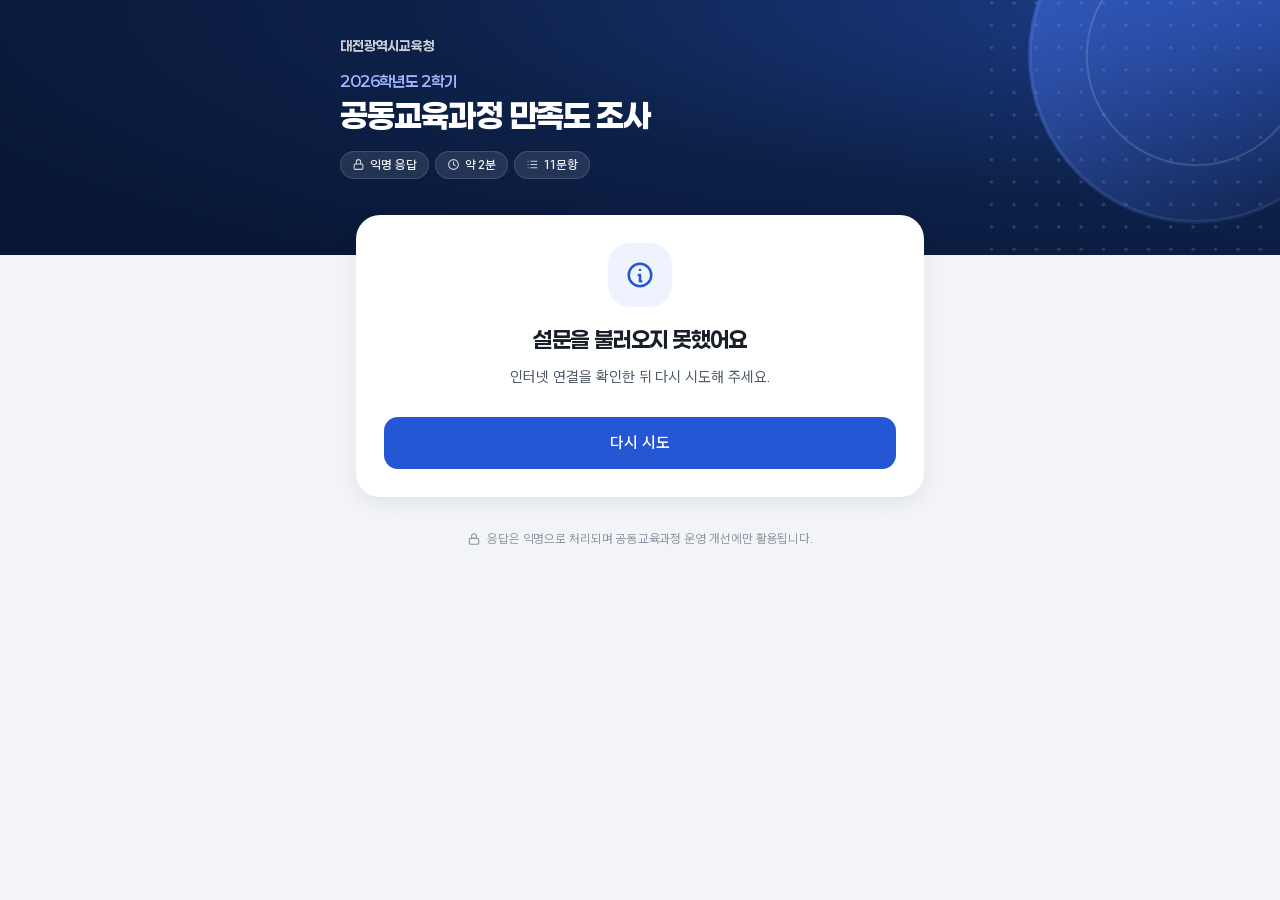
<file: survey/index.html>
<!doctype html>
<html lang="ko">
<head>
  <meta charset="utf-8">
  <meta name="viewport" content="width=device-width, initial-scale=1, viewport-fit=cover">
  <meta name="theme-color" content="#0d2149">
  <meta name="robots" content="noindex">
  <title>2026학년도 2학기 공동교육과정 만족도 조사</title>
  <!-- og:start  링크 미리보기. 기본 주소·설문별 공유 페이지 모두 tools/survey_share_pages.py가 설문 제목으로 채움 -->
  <meta name="description" content="대전광역시교육청 공동교육과정 수강 학생 만족도 조사입니다. 익명으로 약 2분이면 참여할 수 있어요.">
  <meta property="og:type" content="website">
  <meta property="og:site_name" content="대전광역시교육청 공동교육과정">
  <meta property="og:locale" content="ko_KR">
  <meta property="og:title" content="2026학년도 2학기 공동교육과정 만족도 조사">
  <meta property="og:description" content="대전광역시교육청 공동교육과정 수강 학생 만족도 조사입니다. 익명으로 약 2분이면 참여할 수 있어요.">
  <meta property="og:url" content="https://djhs-curriculum.kro.kr/survey/">
  <meta property="og:image" content="https://djhs-curriculum.kro.kr/survey/2026-2/og-46b0b37239.png">
  <meta property="og:image:width" content="1200">
  <meta property="og:image:height" content="600">
  <meta property="og:image:alt" content="2026학년도 2학기 공동교육과정 만족도 조사">
  <meta name="twitter:card" content="summary_large_image">
  <!-- og:end -->
  <link rel="preconnect" href="https://fonts.googleapis.com">
  <link rel="preconnect" href="https://fonts.gstatic.com" crossorigin>
  <link rel="stylesheet" href="https://fonts.googleapis.com/css2?family=Asta+Sans:wght@400..800&display=swap">
  <link rel="icon" href="../favicon.ico">
  <link rel="icon" type="image/png" sizes="32x32" href="../favicon-32x32.png">
  <link rel="apple-touch-icon" href="../favicon-180x180.png">
  <link rel="stylesheet" href="assets/fonts/fonts.css?v=20261021">
  <link rel="stylesheet" href="assets/base.css?v=20261021">
  <link rel="stylesheet" href="assets/survey.css?v=20261022d">
</head>
<body>
  <div id="demo-banner" class="demo-banner hidden">데모 모드 — 가상 데이터로 동작하며 응답은 저장되지 않습니다.</div>

  <header class="hero">
    <svg class="hero-art" viewBox="0 0 400 300" aria-hidden="true" preserveAspectRatio="xMaxYMin slice">
      <defs>
        <pattern id="dots" width="16" height="16" patternUnits="userSpaceOnUse"><circle cx="2" cy="2" r="1.2" fill="rgba(255,255,255,.16)"/></pattern>
        <linearGradient id="glow" x1="0" y1="0" x2="1" y2="1"><stop offset="0" stop-color="#4f7cff" stop-opacity=".55"/><stop offset="1" stop-color="#4f7cff" stop-opacity="0"/></linearGradient>
      </defs>
      <rect x="180" y="0" width="220" height="190" fill="url(#dots)"/>
      <circle cx="340" cy="40" r="120" fill="url(#glow)"/>
      <circle cx="340" cy="40" r="78" fill="none" stroke="rgba(255,255,255,.14)" stroke-width="1.5"/>
      <circle cx="340" cy="40" r="118" fill="none" stroke="rgba(255,255,255,.08)" stroke-width="1.5"/>
    </svg>
    <div class="hero-inner">
      <div class="hero-kicker"><span id="org-name">대전광역시교육청</span></div>
      <!-- hero:start  설문 제목·칩. tools/survey_share_pages.py가 설문 정보로 미리 채움(화면이 열리자마자 제목이 보이게) -->
      <h1 class="hero-title" id="survey-title"><span class="t-term">2026학년도 2학기</span><span class="t-main">공동교육과정 만족도 조사</span></h1>
      <div class="hero-chips" id="hero-chips"><span class="hero-chip"><svg viewBox="0 0 24 24" fill="none" stroke="currentColor" stroke-width="2" stroke-linecap="round" stroke-linejoin="round" aria-hidden="true"><rect x="4" y="11" width="16" height="10" rx="2"/><path d="M8 11V7a4 4 0 0 1 8 0v4"/></svg>익명 응답</span><span class="hero-chip"><svg viewBox="0 0 24 24" fill="none" stroke="currentColor" stroke-width="2" stroke-linecap="round" stroke-linejoin="round" aria-hidden="true"><circle cx="12" cy="12" r="9"/><path d="M12 7v5l3 2"/></svg>약 2분</span><span class="hero-chip"><svg viewBox="0 0 24 24" fill="none" stroke="currentColor" stroke-width="2" stroke-linecap="round" stroke-linejoin="round" aria-hidden="true"><path d="M9 6h11M9 12h11M9 18h11M4 6h.01M4 12h.01M4 18h.01"/></svg>11문항</span></div>
      <!-- hero:end -->
    </div>
  </header>

  <main class="wrap" id="app">
    <div class="panel center-state"><div class="spinner" aria-hidden="true"></div><p>설문을 불러오는 중…</p></div>
  </main>

  <footer class="foot" id="foot">
    <svg viewBox="0 0 24 24" width="14" height="14" fill="none" stroke="currentColor" stroke-width="2" stroke-linecap="round" stroke-linejoin="round" aria-hidden="true"><rect x="4" y="11" width="16" height="10" rx="2"/><path d="M8 11V7a4 4 0 0 1 8 0v4"/></svg>
    응답은 익명으로 처리되며 공동교육과정 운영 개선에만 활용됩니다.
  </footer>
  <div class="toast-wrap" id="toasts" aria-live="polite"></div>

  <script src="assets/config.js?v=20261021b"></script>
  <script src="assets/default-questions.js?v=20261022c"></script>
  <script src="assets/api.js?v=20261022c"></script>
  <script src="assets/survey.js?v=20261022d"></script>
</body>
</html>
</file>
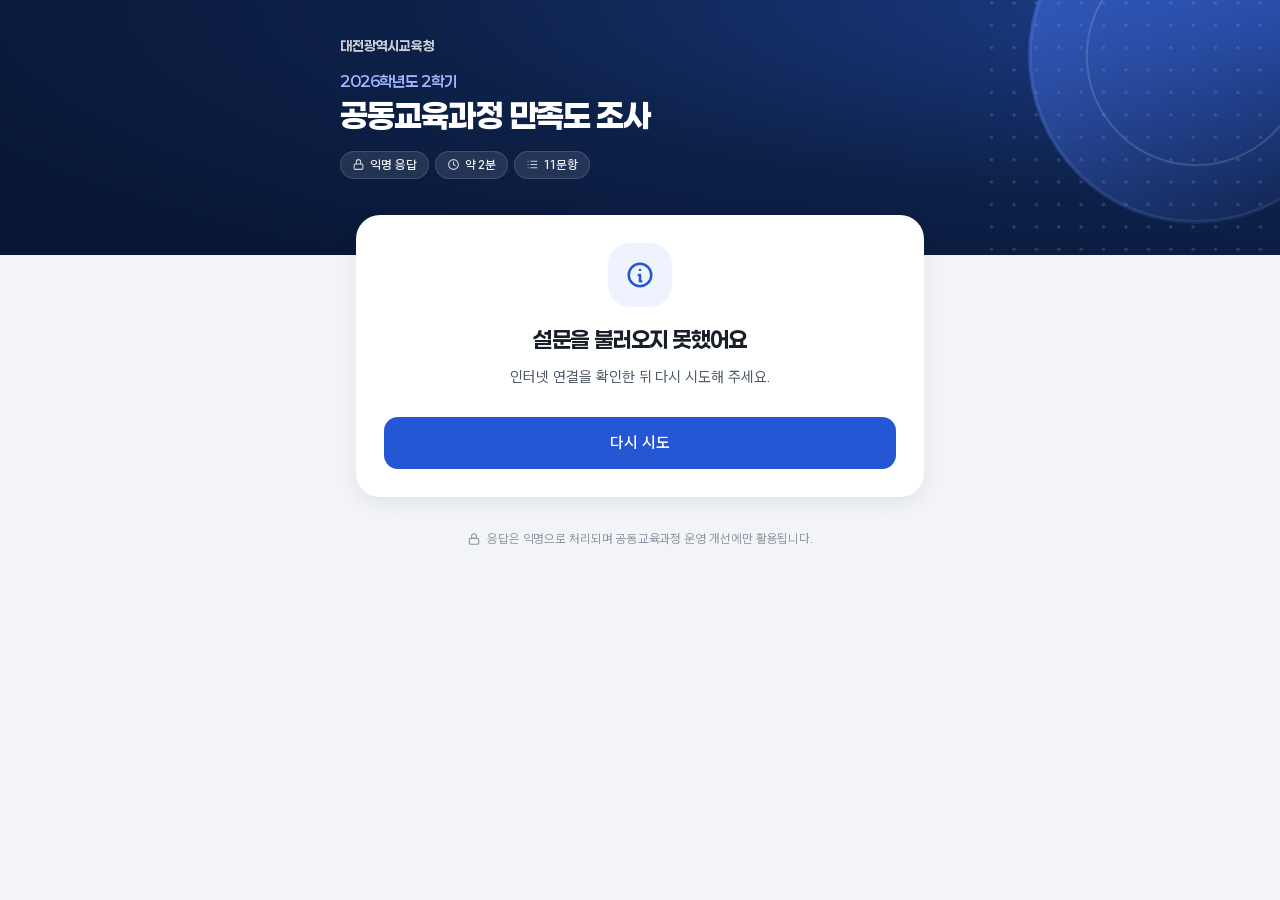
<file: survey/2026-2/index.html>
<!doctype html>
<!-- 자동 생성: tools/survey_share_pages.py 가 만든 설문별 공유 페이지입니다. 직접 고치지 말고 survey/index.html을 고치세요. -->
<html lang="ko">
<head>
  <meta charset="utf-8">
  <base href="/survey/">
  <meta name="viewport" content="width=device-width, initial-scale=1, viewport-fit=cover">
  <meta name="theme-color" content="#0d2149">
  <meta name="robots" content="noindex">
  <title>2026학년도 2학기 공동교육과정 만족도 조사</title>
  <!-- og:start  링크 미리보기. 기본 주소·설문별 공유 페이지 모두 tools/survey_share_pages.py가 설문 제목으로 채움 -->
  <meta name="description" content="대전광역시교육청 공동교육과정 수강 학생 만족도 조사입니다. 익명으로 약 2분이면 참여할 수 있어요.">
  <meta property="og:type" content="website">
  <meta property="og:site_name" content="대전광역시교육청 공동교육과정">
  <meta property="og:locale" content="ko_KR">
  <meta property="og:title" content="2026학년도 2학기 공동교육과정 만족도 조사">
  <meta property="og:description" content="대전광역시교육청 공동교육과정 수강 학생 만족도 조사입니다. 익명으로 약 2분이면 참여할 수 있어요.">
  <meta property="og:url" content="https://djhs-curriculum.kro.kr/survey/2026-2/">
  <meta property="og:image" content="https://djhs-curriculum.kro.kr/survey/2026-2/og-46b0b37239.png">
  <meta property="og:image:width" content="1200">
  <meta property="og:image:height" content="600">
  <meta property="og:image:alt" content="2026학년도 2학기 공동교육과정 만족도 조사">
  <meta name="twitter:card" content="summary_large_image">
  <!-- og:end -->
  <link rel="preconnect" href="https://fonts.googleapis.com">
  <link rel="preconnect" href="https://fonts.gstatic.com" crossorigin>
  <link rel="stylesheet" href="https://fonts.googleapis.com/css2?family=Asta+Sans:wght@400..800&display=swap">
  <link rel="icon" href="../favicon.ico">
  <link rel="icon" type="image/png" sizes="32x32" href="../favicon-32x32.png">
  <link rel="apple-touch-icon" href="../favicon-180x180.png">
  <link rel="stylesheet" href="assets/fonts/fonts.css?v=20261021">
  <link rel="stylesheet" href="assets/base.css?v=20261021">
  <link rel="stylesheet" href="assets/survey.css?v=20261022d">
</head>
<body>
  <div id="demo-banner" class="demo-banner hidden">데모 모드 — 가상 데이터로 동작하며 응답은 저장되지 않습니다.</div>

  <header class="hero">
    <svg class="hero-art" viewBox="0 0 400 300" aria-hidden="true" preserveAspectRatio="xMaxYMin slice">
      <defs>
        <pattern id="dots" width="16" height="16" patternUnits="userSpaceOnUse"><circle cx="2" cy="2" r="1.2" fill="rgba(255,255,255,.16)"/></pattern>
        <linearGradient id="glow" x1="0" y1="0" x2="1" y2="1"><stop offset="0" stop-color="#4f7cff" stop-opacity=".55"/><stop offset="1" stop-color="#4f7cff" stop-opacity="0"/></linearGradient>
      </defs>
      <rect x="180" y="0" width="220" height="190" fill="url(#dots)"/>
      <circle cx="340" cy="40" r="120" fill="url(#glow)"/>
      <circle cx="340" cy="40" r="78" fill="none" stroke="rgba(255,255,255,.14)" stroke-width="1.5"/>
      <circle cx="340" cy="40" r="118" fill="none" stroke="rgba(255,255,255,.08)" stroke-width="1.5"/>
    </svg>
    <div class="hero-inner">
      <div class="hero-kicker"><span id="org-name">대전광역시교육청</span></div>
      <!-- hero:start  설문 제목·칩. tools/survey_share_pages.py가 설문 정보로 미리 채움(화면이 열리자마자 제목이 보이게) -->
      <h1 class="hero-title" id="survey-title"><span class="t-term">2026학년도 2학기</span><span class="t-main">공동교육과정 만족도 조사</span></h1>
      <div class="hero-chips" id="hero-chips"><span class="hero-chip"><svg viewBox="0 0 24 24" fill="none" stroke="currentColor" stroke-width="2" stroke-linecap="round" stroke-linejoin="round" aria-hidden="true"><rect x="4" y="11" width="16" height="10" rx="2"/><path d="M8 11V7a4 4 0 0 1 8 0v4"/></svg>익명 응답</span><span class="hero-chip"><svg viewBox="0 0 24 24" fill="none" stroke="currentColor" stroke-width="2" stroke-linecap="round" stroke-linejoin="round" aria-hidden="true"><circle cx="12" cy="12" r="9"/><path d="M12 7v5l3 2"/></svg>약 2분</span><span class="hero-chip"><svg viewBox="0 0 24 24" fill="none" stroke="currentColor" stroke-width="2" stroke-linecap="round" stroke-linejoin="round" aria-hidden="true"><path d="M9 6h11M9 12h11M9 18h11M4 6h.01M4 12h.01M4 18h.01"/></svg>11문항</span></div>
      <!-- hero:end -->
    </div>
  </header>

  <main class="wrap" id="app">
    <div class="panel center-state"><div class="spinner" aria-hidden="true"></div><p>설문을 불러오는 중…</p></div>
  </main>

  <footer class="foot" id="foot">
    <svg viewBox="0 0 24 24" width="14" height="14" fill="none" stroke="currentColor" stroke-width="2" stroke-linecap="round" stroke-linejoin="round" aria-hidden="true"><rect x="4" y="11" width="16" height="10" rx="2"/><path d="M8 11V7a4 4 0 0 1 8 0v4"/></svg>
    응답은 익명으로 처리되며 공동교육과정 운영 개선에만 활용됩니다.
  </footer>
  <div class="toast-wrap" id="toasts" aria-live="polite"></div>

  <script>window.JCS_SLUG = "2026-2";</script>
  <script src="assets/config.js?v=20261021b"></script>
  <script src="assets/default-questions.js?v=20261022c"></script>
  <script src="assets/api.js?v=20261022c"></script>
  <script src="assets/survey.js?v=20261022d"></script>
</body>
</html>
</file>
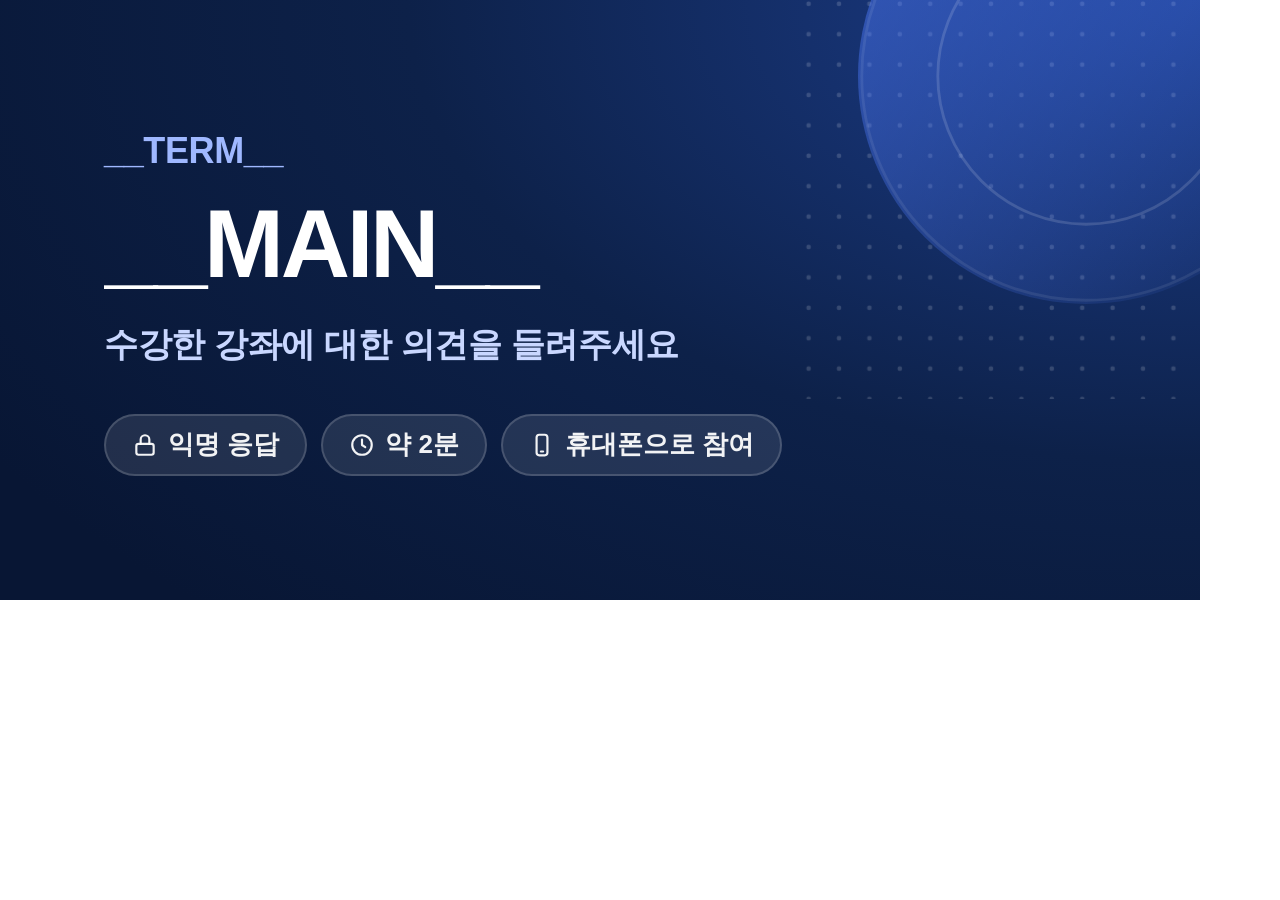
<file: tools/og_card.html>
<!doctype html>
<!-- 카카오톡 등 링크 미리보기 이미지(1200x600) 틀. tools/survey_share_pages.py가 __TERM__·__MAIN__을 채우고
     글꼴(__FONTS__)을 넣은 뒤 헤드리스 브라우저로 찍어 survey/<코드>/og-….png로 저장한다. -->
<html lang="ko">
<head>
<meta charset="utf-8">
<style>
  __FONTS__
  html, body { margin: 0; padding: 0; }
  body { width: 1200px; height: 600px; overflow: hidden; font-family: "Paperlogy", "Malgun Gothic", "Noto Sans CJK KR", sans-serif; }
  .card {
    position: relative; width: 1200px; height: 600px; overflow: hidden; color: #fff; box-sizing: border-box;
    background: radial-gradient(120% 140% at 100% 0%, #1d3f8f 0%, #0d2149 55%, #081634 100%);
    padding: 130px 104px 0;
  }
  .art { position: absolute; top: 0; right: 0; width: 760px; height: 600px; }
  .inner { position: relative; }
  .term { margin: 0; font-size: 36px; font-weight: 700; color: #9fb8ff; letter-spacing: -0.01em; }
  .term:empty { display: none; }
  h1 {
    margin: 18px 0 0; width: 992px; white-space: nowrap; overflow: hidden;
    font-size: 96px; font-weight: 800; line-height: 1.12; letter-spacing: -0.035em;
  }
  .sub { margin: 24px 0 0; font-size: 34px; font-weight: 600; color: #c9d7ff; letter-spacing: -0.01em; }
  .chips { display: flex; gap: 14px; margin-top: 46px; }
  .chip {
    display: inline-flex; align-items: center; gap: 10px; height: 58px; padding: 0 26px; border-radius: 999px;
    background: rgba(255,255,255,.1); border: 2px solid rgba(255,255,255,.16); font-size: 26px; font-weight: 700; color: rgba(255,255,255,.94);
  }
  .chip svg { width: 26px; height: 26px; }
</style>
</head>
<body>
<div class="card">
  <svg class="art" viewBox="0 0 400 320" preserveAspectRatio="xMaxYMin slice" aria-hidden="true">
    <defs>
      <pattern id="dots" width="16" height="16" patternUnits="userSpaceOnUse"><circle cx="2" cy="2" r="1.2" fill="rgba(255,255,255,.16)"/></pattern>
      <linearGradient id="glow" x1="0" y1="0" x2="1" y2="1"><stop offset="0" stop-color="#4f7cff" stop-opacity=".55"/><stop offset="1" stop-color="#4f7cff" stop-opacity="0"/></linearGradient>
    </defs>
    <rect x="180" y="0" width="220" height="210" fill="url(#dots)"/>
    <circle cx="340" cy="40" r="120" fill="url(#glow)"/>
    <circle cx="340" cy="40" r="78" fill="none" stroke="rgba(255,255,255,.14)" stroke-width="1.5"/>
    <circle cx="340" cy="40" r="118" fill="none" stroke="rgba(255,255,255,.08)" stroke-width="1.5"/>
  </svg>
  <div class="inner">
    <p class="term">__TERM__</p>
    <h1 id="main">__MAIN__</h1>
    <p class="sub">수강한 강좌에 대한 의견을 들려주세요</p>
    <div class="chips">
      <span class="chip"><svg viewBox="0 0 24 24" fill="none" stroke="currentColor" stroke-width="2" stroke-linecap="round" stroke-linejoin="round"><rect x="4" y="11" width="16" height="10" rx="2"/><path d="M8 11V7a4 4 0 0 1 8 0v4"/></svg>익명 응답</span>
      <span class="chip"><svg viewBox="0 0 24 24" fill="none" stroke="currentColor" stroke-width="2" stroke-linecap="round" stroke-linejoin="round"><circle cx="12" cy="12" r="9"/><path d="M12 7v5l3 2"/></svg>약 2분</span>
      <span class="chip"><svg viewBox="0 0 24 24" fill="none" stroke="currentColor" stroke-width="2" stroke-linecap="round" stroke-linejoin="round"><rect x="7" y="2.5" width="10" height="19" rx="2.5"/><path d="M11 18h2"/></svg>휴대폰으로 참여</span>
    </div>
  </div>
</div>
<script>
  // 큰 제목이 한 줄에 다 들어가도록, 넘치면 글자를 조금씩 줄임
  document.fonts.ready.then(function () {
    var h = document.getElementById("main"), size = 96;
    while (h.scrollWidth > h.clientWidth && size > 44) { size -= 2; h.style.fontSize = size + "px"; }
  });
</script>
</body>
</html>
</file>
<file: survey/assets/fonts/fonts.css>
/* 페이퍼로지(Paperlogy) — 제목·숫자용 디스플레이 서체, SIL OFL 1.1 (OFL-Paperlogy.txt)
   본문·UI 서체 Asta Sans는 HTML에서 Google Fonts로 불러옵니다. */
@font-face {
  font-family: "Paperlogy";
  src: url("Paperlogy-5Medium.woff2") format("woff2");
  font-weight: 500; font-style: normal; font-display: swap;
}
@font-face {
  font-family: "Paperlogy";
  src: url("Paperlogy-6SemiBold.woff2") format("woff2");
  font-weight: 600; font-style: normal; font-display: swap;
}
@font-face {
  font-family: "Paperlogy";
  src: url("Paperlogy-7Bold.woff2") format("woff2");
  font-weight: 700; font-style: normal; font-display: swap;
}
@font-face {
  font-family: "Paperlogy";
  src: url("Paperlogy-8ExtraBold.woff2") format("woff2");
  font-weight: 800; font-style: normal; font-display: swap;
}
</file>
<file: survey/assets/base.css>
/* =====================================================================
 *  디자인 시스템 — 공동교육과정 만족도 조사
 *  제목·숫자: 페이퍼로지(Paperlogy) / 본문·UI: Asta Sans
 *  참고: 토스 디자인(여백·회색 체계·큰 터치 영역), KRDS(공공 서비스 신뢰감),
 *        Linear·Stripe 대시보드(절제된 선·표 가독성)
 * ===================================================================== */
:root {
  color-scheme: light;

  /* 서체 */
  --font-display: "Paperlogy", "Asta Sans", "Apple SD Gothic Neo", "Malgun Gothic", "맑은 고딕", sans-serif;
  --font-body: "Asta Sans", "Apple SD Gothic Neo", "Malgun Gothic", "맑은 고딕", "Noto Sans KR", system-ui, sans-serif;

  /* 중립색 */
  --bg: #f2f4f7;
  --surface: #ffffff;
  --surface-2: #f7f8fa;
  --surface-3: #eef1f5;
  --ink: #191f28;
  --ink-2: #4e5968;
  --ink-3: #8b95a1;
  --ink-4: #b0b8c1;
  --line: #e5e8eb;
  --line-2: #d1d6db;

  /* 브랜드 */
  --navy-950: #081634;
  --navy-900: #0d2149;
  --navy-800: #15306b;
  --primary: #2556d4;
  --primary-hover: #1f49b8;
  --primary-press: #1a3e9c;
  --primary-50: #eef3fd;
  --primary-100: #dce6fb;
  --primary-ink: #ffffff;
  --accent: #2a78d6;

  /* 상태 */
  --good: #0b875b;
  --good-50: #e7f6ef;
  --warn: #b26a00;
  --warn-50: #fff5e0;
  --bad: #d83a3f;
  --bad-50: #fdeeee;

  /* 5점 척도 (발산형: 파랑 ↔ 회색 ↔ 빨강) */
  --lk5: #1e4fc2;
  --lk4: #8db3f2;
  --lk3: #d3d7de;
  --lk2: #f3a8a6;
  --lk1: #d9363e;

  /* 운영 유형 */
  --t-online: #2556d4;
  --t-online-50: #eaf1fe;
  --t-offline: #5b46c9;
  --t-offline-50: #f0edfc;
  --t-career: #0b875b;
  --t-career-50: #e6f6ee;

  /* 모양 */
  --r-xs: 8px;
  --r-sm: 10px;
  --r: 14px;
  --r-lg: 18px;
  --r-xl: 24px;
  --sh-1: 0 1px 2px rgba(16, 24, 40, .04), 0 1px 3px rgba(16, 24, 40, .04);
  --sh-2: 0 6px 20px rgba(16, 24, 40, .07);
  --sh-3: 0 24px 56px rgba(16, 24, 40, .18);
  --focus: 0 0 0 3px rgba(37, 86, 212, .28);

  /* 이전 이름 호환 */
  --radius: var(--r);
  --radius-sm: var(--r-sm);
  --shadow: var(--sh-1);
  --shadow-lg: var(--sh-3);
  --primary-soft: var(--primary-50);
  --primary-2: var(--primary-hover);
  --good-soft: var(--good-50);
  --warn-soft: var(--warn-50);
  --bad-soft: var(--bad-50);
  --font: var(--font-body);
}

*, *::before, *::after { box-sizing: border-box; }
html { -webkit-text-size-adjust: 100%; text-size-adjust: 100%; }
body {
  margin: 0; background: var(--bg); color: var(--ink); font-family: var(--font-body);
  font-size: 15px; line-height: 1.6; letter-spacing: -0.005em;
  word-break: keep-all; overflow-wrap: anywhere;
  -webkit-font-smoothing: antialiased; -moz-osx-font-smoothing: grayscale;
}
button, input, select, textarea { font: inherit; color: inherit; letter-spacing: inherit; }
a { color: var(--primary); text-decoration: none; }
a:hover { text-decoration: underline; }
h1, h2, h3, h4, .display { font-family: var(--font-display); letter-spacing: -0.02em; }
.num-display { font-family: var(--font-display); font-weight: 800; letter-spacing: -0.03em; font-variant-numeric: tabular-nums; }
.hidden { display: none !important; }
.sr-only {
  position: absolute !important; width: 1px; height: 1px; padding: 0; margin: -1px; overflow: hidden;
  clip: rect(0, 0, 0, 0); white-space: nowrap; border: 0;
}

/* 버튼 */
.btn {
  display: inline-flex; align-items: center; justify-content: center; gap: 6px;
  min-height: 40px; padding: 0 16px; border-radius: var(--r-sm); border: 1px solid transparent;
  background: var(--surface-3); color: var(--ink-2); font-weight: 600; font-size: 14px; cursor: pointer;
  text-decoration: none; white-space: nowrap; user-select: none;
  transition: background .15s, color .15s, border-color .15s, box-shadow .15s, transform .08s;
  -webkit-tap-highlight-color: transparent;
}
.btn:hover { background: #e4e8ee; color: var(--ink); text-decoration: none; }
.btn:active { transform: scale(.98); }
.btn:focus-visible, .input:focus-visible, select:focus-visible, textarea:focus-visible { outline: none; box-shadow: var(--focus); }
.btn.primary { background: var(--primary); color: var(--primary-ink); }
.btn.primary:hover { background: var(--primary-hover); }
.btn.primary:active { background: var(--primary-press); }
.btn.outline { background: var(--surface); border-color: var(--line-2); color: var(--ink); }
.btn.outline:hover { background: var(--surface-2); }
.btn.danger { background: var(--bad-50); color: var(--bad); }
.btn.danger:hover { background: #fadcdc; }
.btn.ghost { background: transparent; color: var(--ink-2); }
.btn.ghost:hover { background: var(--surface-3); }
.btn.sm { min-height: 32px; padding: 0 11px; font-size: 13px; border-radius: var(--r-xs); }
.btn.lg { min-height: 52px; padding: 0 22px; font-size: 16px; border-radius: 14px; }
.btn.xl { min-height: 56px; padding: 0 24px; font-size: 17px; border-radius: 16px; font-weight: 700; }
.btn[disabled] { opacity: .45; cursor: not-allowed; transform: none; }
.btn svg { flex: none; }

/* 입력 */
.input, select.input, textarea.input {
  width: 100%; min-height: 44px; padding: 10px 14px; border: 1px solid var(--line-2); border-radius: var(--r-sm);
  background: var(--surface); outline: none; font-size: 15px; transition: border-color .15s, box-shadow .15s, background .15s;
}
.input::placeholder { color: var(--ink-4); }
.input:hover { border-color: #bfc6cf; }
.input:focus { border-color: var(--primary); box-shadow: var(--focus); }
select.input {
  appearance: none; -webkit-appearance: none; padding-right: 38px;
  background-image: url("data:image/svg+xml,%3Csvg xmlns='http://www.w3.org/2000/svg' width='12' height='12' viewBox='0 0 24 24' fill='none' stroke='%238b95a1' stroke-width='3' stroke-linecap='round' stroke-linejoin='round'%3E%3Cpath d='m6 9 6 6 6-6'/%3E%3C/svg%3E");
  background-repeat: no-repeat; background-position: right 14px center;
}
textarea.input { resize: vertical; line-height: 1.65; }
label.field { display: block; }
label.field > span { display: block; font-size: 13px; font-weight: 600; color: var(--ink-2); margin-bottom: 6px; }

/* 배지 */
.badge {
  display: inline-flex; align-items: center; gap: 4px; height: 22px; padding: 0 8px; border-radius: 6px;
  font-size: 12px; font-weight: 600; background: var(--surface-3); color: var(--ink-2); white-space: nowrap; line-height: 1;
}
.badge.online { background: var(--t-online-50); color: var(--t-online); }
.badge.offline { background: var(--t-offline-50); color: var(--t-offline); }
.badge.career { background: var(--t-career-50); color: var(--t-career); }
.badge.good { background: var(--good-50); color: var(--good); }
.badge.warn { background: var(--warn-50); color: var(--warn); }
.badge.bad { background: var(--bad-50); color: var(--bad); }
.badge .dot { width: 6px; height: 6px; border-radius: 50%; background: currentColor; }

/* 알림 */
.toast-wrap {
  position: fixed; left: 50%; bottom: max(24px, env(safe-area-inset-bottom)); transform: translateX(-50%);
  z-index: 1000; display: flex; flex-direction: column; gap: 8px; align-items: center; width: calc(100% - 32px);
  max-width: 460px; pointer-events: none;
}
.toast {
  background: rgba(25, 31, 40, .94); color: #fff; padding: 13px 18px; border-radius: 14px; box-shadow: var(--sh-3);
  font-size: 14px; font-weight: 500; animation: toastIn .22s cubic-bezier(.2, .8, .2, 1); pointer-events: auto;
  -webkit-backdrop-filter: blur(8px); backdrop-filter: blur(8px);
}
.toast.error { background: rgba(170, 36, 42, .95); }
@keyframes toastIn { from { opacity: 0; transform: translateY(10px) scale(.98); } to { opacity: 1; transform: none; } }

.spinner {
  width: 28px; height: 28px; border-radius: 50%; border: 3px solid var(--primary-100); border-top-color: var(--primary);
  animation: spin .75s linear infinite;
}
@keyframes spin { to { transform: rotate(360deg); } }

.demo-banner {
  background: #fff6dc; color: #7a5200; border-bottom: 1px solid #f3e1ad; font-size: 13px; text-align: center;
  padding: 8px 16px; font-weight: 600;
}
</file>
<file: survey/assets/survey.css>
/* =====================================================================
 *  학생용 모바일 설문
 * ===================================================================== */
body { background: var(--bg); min-height: 100vh; }

/* ---------- 히어로 ---------- */
.hero {
  position: relative; overflow: hidden; color: #fff;
  background: radial-gradient(120% 140% at 100% 0%, #1d3f8f 0%, var(--navy-900) 55%, var(--navy-950) 100%);
  padding: 26px 20px 64px;
}
.hero-art { position: absolute; top: 0; right: 0; width: 100%; max-width: 560px; height: 100%; pointer-events: none; }
.hero-inner { position: relative; max-width: 600px; margin: 0 auto; }
.hero-kicker {
  display: flex; align-items: center; gap: 8px; font-family: var(--font-display); font-size: 13.5px; font-weight: 700;
  color: rgba(255, 255, 255, .78); letter-spacing: -0.01em;
}
.hero-kicker i { width: 3px; height: 3px; border-radius: 50%; background: rgba(255, 255, 255, .5); }
.hero-title { margin: 14px 0 0; font-weight: 800; line-height: 1.22; letter-spacing: -0.03em; text-wrap: balance; }
.hero-title .t-term {
  display: block; font-family: var(--font-display); font-size: 15px; font-weight: 600; color: #9fb8ff; letter-spacing: -0.01em; margin-bottom: 6px;
}
.hero-title .t-main { display: block; font-size: 27px; }
.hero-chips { display: flex; flex-wrap: wrap; gap: 6px; margin-top: 16px; }
.hero-chip {
  display: inline-flex; align-items: center; gap: 5px; height: 28px; padding: 0 11px; border-radius: 999px;
  background: rgba(255, 255, 255, .1); border: 1px solid rgba(255, 255, 255, .14); color: rgba(255, 255, 255, .92);
  font-size: 12.5px; font-weight: 600;
}
.hero-chip svg { width: 13px; height: 13px; opacity: .85; }

/* ---------- 본문 틀 ---------- */
.wrap { max-width: 600px; margin: -40px auto 0; padding: 0 16px 28px; position: relative; }
.panel {
  background: var(--surface); border-radius: var(--r-xl); box-shadow: var(--sh-2); padding: 22px 20px;
}
.center-state { display: flex; flex-direction: column; align-items: center; gap: 10px; text-align: center; padding: 44px 24px 36px; color: var(--ink-2); }
.center-state h2 { margin: 8px 0 0; font-size: 22px; font-weight: 700; color: var(--ink); line-height: 1.35; }
.center-state p { margin: 0; font-size: 15px; }
.state-icon { width: 64px; height: 64px; border-radius: 22px; display: grid; place-items: center; background: var(--primary-50); color: var(--primary); }
.state-icon svg { width: 30px; height: 30px; }
.state-icon.ok { background: var(--good-50); color: var(--good); border-radius: 50%; width: 76px; height: 76px; }
.state-icon.ok svg { width: 38px; height: 38px; }
.state-icon.ok svg path { stroke-dasharray: 30; stroke-dashoffset: 30; animation: draw .5s .15s ease-out forwards; }
@keyframes draw { to { stroke-dashoffset: 0; } }

/* 단계 표시 */
.stepper { display: flex; align-items: center; gap: 6px; margin: 0 0 18px; }
.stepper .st { display: flex; align-items: center; gap: 6px; font-size: 12.5px; font-weight: 600; color: var(--ink-4); white-space: nowrap; }
.stepper .st b {
  width: 22px; height: 22px; border-radius: 50%; display: grid; place-items: center; font-family: var(--font-display);
  font-weight: 700; font-size: 12px; background: var(--surface-3); color: var(--ink-3);
}
.stepper .st.on { color: var(--ink); }
.stepper .st.on b { background: var(--primary); color: #fff; }
.stepper .st.done { color: var(--ink-2); }
.stepper .st.done b { background: var(--primary-100); color: var(--primary); }
.stepper .bar { flex: 1; height: 2px; border-radius: 2px; background: var(--line); min-width: 10px; }
.stepper .bar.done { background: var(--primary-100); }

.step-head h2 { margin: 0; font-size: 22px; font-weight: 700; line-height: 1.35; text-wrap: balance; }
.step-head p { margin: 6px 0 0; color: var(--ink-3); font-size: 14.5px; }

/* ---------- 1단계: 강좌 선택 ---------- */
.picker { display: grid; gap: 8px; margin-top: 18px; }
.search { position: relative; display: block; }
.search svg { position: absolute; left: 15px; top: 50%; width: 19px; height: 19px; transform: translateY(-50%); color: var(--ink-3); pointer-events: none; }
.search .input, .picker select.input {
  min-height: 52px; font-size: 16px; border-radius: 14px; background-color: var(--surface-2); border-color: transparent;
}
.search .input { padding-left: 44px; }
.search .input:focus, .picker select.input:focus { background-color: var(--surface); border-color: var(--primary); }
.picker select.input { font-weight: 600; color: var(--ink-2); }

.done-note {
  display: flex; align-items: center; gap: 8px; margin-top: 14px; padding: 11px 14px; border-radius: 12px;
  background: var(--good-50); color: var(--good); font-size: 13.5px; font-weight: 600;
}
.done-note svg { width: 16px; height: 16px; flex: none; }

.course-list { margin-top: 14px; display: grid; gap: 8px; }
.group-label {
  display: flex; align-items: center; gap: 8px; margin: 14px 4px 2px; font-family: var(--font-display);
  font-size: 13.5px; font-weight: 600; color: var(--ink-2); letter-spacing: -0.01em;
}
.group-label small { font-family: var(--font-body); font-weight: 600; font-size: 12px; color: var(--ink-4); }
.group-label:first-child { margin-top: 0; }
.course {
  width: 100%; text-align: left; display: flex; align-items: center; gap: 14px; padding: 15px 14px;
  background: var(--surface); border: 1px solid var(--line); border-radius: 16px; cursor: pointer;
  -webkit-tap-highlight-color: transparent; transition: border-color .15s, background .15s, transform .08s, box-shadow .15s;
}
.course:hover { border-color: var(--line-2); box-shadow: var(--sh-1); }
.course:active { transform: scale(.985); background: var(--surface-2); }
.course .c-ic { flex: none; width: 44px; height: 44px; border-radius: 13px; display: grid; place-items: center; }
.course .c-ic svg { width: 22px; height: 22px; }
.c-ic.online { background: var(--t-online-50); color: var(--t-online); }
.c-ic.offline { background: var(--t-offline-50); color: var(--t-offline); }
.c-ic.career { background: var(--t-career-50); color: var(--t-career); }
.course .c-body { flex: 1; min-width: 0; }
.course .c-name { display: block; font-weight: 700; font-size: 16.5px; line-height: 1.4; color: var(--ink); }
.course .c-meta { display: flex; flex-wrap: wrap; align-items: center; gap: 4px 8px; margin-top: 3px; font-size: 13px; color: var(--ink-3); }
.course .c-meta .sep { width: 2px; height: 2px; border-radius: 50%; background: var(--ink-4); }
.course .chev { flex: none; color: var(--ink-4); width: 20px; height: 20px; }
.course.done { cursor: default; background: var(--surface-2); border-color: transparent; }
.course.done .c-name { color: var(--ink-3); }
.course.done .c-ic { background: var(--good-50); color: var(--good); }
.course.done:active { transform: none; }
.empty { text-align: center; color: var(--ink-3); padding: 30px 10px; font-size: 14.5px; }

/* ---------- 2단계: 응답 ---------- */
.sticky {
  position: sticky; top: 0; z-index: 20; margin: 0 -16px; padding: 10px 16px 12px;
  background: rgba(242, 244, 247, .9); -webkit-backdrop-filter: saturate(1.6) blur(12px); backdrop-filter: saturate(1.6) blur(12px);
  transition: box-shadow .2s;
}
.sticky.scrolled { box-shadow: 0 1px 0 var(--line); }
.chosen {
  display: flex; align-items: center; gap: 12px; background: var(--surface); border-radius: 16px; padding: 12px 12px 12px 14px;
  box-shadow: var(--sh-2);
}
.chosen .c-ic { flex: none; width: 38px; height: 38px; border-radius: 11px; display: grid; place-items: center; }
.chosen .c-ic svg { width: 19px; height: 19px; }
.chosen .c-body { flex: 1; min-width: 0; }
.chosen .c-name { font-weight: 700; font-size: 15.5px; white-space: nowrap; overflow: hidden; text-overflow: ellipsis; }
.chosen .c-meta { font-size: 12.5px; color: var(--ink-3); white-space: nowrap; overflow: hidden; text-overflow: ellipsis; }
.progress { display: flex; align-items: center; gap: 10px; margin-top: 10px; padding: 0 2px; }
.progress .bar { flex: 1; height: 6px; background: #dfe3e8; border-radius: 99px; overflow: hidden; }
.progress .bar i { display: block; height: 100%; width: 0; background: var(--primary); border-radius: 99px; transition: width .3s cubic-bezier(.2, .8, .2, 1); }
.progress span { font-family: var(--font-display); font-size: 13px; font-weight: 700; color: var(--ink-2); min-width: 42px; text-align: right; }

.form-intro { margin: 14px 4px 0; }
.form-intro h2 { margin: 0; font-size: 21px; font-weight: 700; }
.form-intro p { margin: 4px 0 0; font-size: 14px; color: var(--ink-3); }

.section-head { display: flex; align-items: center; gap: 10px; margin: 28px 4px 10px; }
.section-head span { font-family: var(--font-display); font-size: 14px; font-weight: 700; color: var(--primary); white-space: nowrap; }
.section-head::after { content: ""; flex: 1; height: 1px; background: var(--line-2); }

.q {
  background: var(--surface); border-radius: 20px; padding: 20px 16px 16px; box-shadow: var(--sh-1);
  border: 1.5px solid transparent; scroll-margin-top: 150px; transition: border-color .2s, box-shadow .2s;
}
.q + .q { margin-top: 10px; }
.q.answered .q-no { background: var(--primary); color: #fff; }
.q.missing { border-color: var(--bad); box-shadow: 0 0 0 4px rgba(216, 58, 63, .1); }
.q fieldset { border: 0; margin: 0; padding: 0; min-width: 0; }
.q legend, .q .q-text { padding: 0; display: flex; gap: 10px; align-items: flex-start; width: 100%; }
.q .q-no {
  flex: none; min-width: 30px; height: 24px; padding: 0 7px; border-radius: 7px; display: inline-grid; place-items: center;
  font-family: var(--font-display); font-size: 12.5px; font-weight: 700; background: var(--primary-50); color: var(--primary);
  margin-top: 1px; transition: background .2s, color .2s;
}
.q .q-t { font-size: 16.5px; font-weight: 600; line-height: 1.55; color: var(--ink); }
/* 필수 문항 표시: 빨간 '필수 응답' 꼬리표 */
.q .req {
  display: inline-block; margin-left: 6px; padding: 1px 8px; border-radius: 999px; vertical-align: 2px;
  background: #FDECEC; color: #DC2626; font-size: 12px; font-weight: 700; line-height: 1.6; white-space: nowrap;
}
.q .opt-note { font-size: 12.5px; color: var(--ink-3); font-weight: 500; margin-left: 4px; }

.likert { display: grid; grid-template-columns: repeat(5, 1fr); gap: 6px; margin-top: 16px; }
.likert label { position: relative; display: flex; cursor: pointer; -webkit-tap-highlight-color: transparent; }
.likert input { position: absolute; opacity: 0; width: 1px; height: 1px; }
.likert .opt {
  flex: 1; width: 100%; display: flex; flex-direction: column; align-items: center; justify-content: flex-start; gap: 6px;
  min-height: 82px; padding: 12px 2px 10px; border-radius: 14px; background: var(--surface-2); border: 1.5px solid transparent;
  text-align: center; transition: background .15s, border-color .15s, color .15s, transform .1s;
}
.likert label:hover .opt { background: var(--surface-3); }
.likert label:active .opt { transform: scale(.96); }
.likert .score { font-family: var(--font-display); font-size: 21px; font-weight: 700; line-height: 1; color: var(--ink-3); }
.likert .lab { font-size: 11.5px; line-height: 1.3; color: var(--ink-2); font-weight: 600; }
.likert input:focus-visible + .opt { box-shadow: var(--focus); }
.likert input:checked + .opt { background: var(--primary); border-color: var(--primary); box-shadow: 0 6px 16px rgba(37, 86, 212, .28); }
.likert input:checked + .opt .score, .likert input:checked + .opt .lab { color: #fff; }
.scale-ends { display: flex; justify-content: space-between; margin-top: 8px; padding: 0 4px; font-size: 11.5px; color: var(--ink-4); font-weight: 600; }

.choice { display: grid; gap: 8px; margin-top: 14px; }
.choice label {
  display: flex; align-items: center; gap: 10px; padding: 14px; border-radius: 14px; background: var(--surface-2);
  border: 1.5px solid transparent; cursor: pointer; font-weight: 600; transition: background .15s, border-color .15s;
}
.choice input { width: 18px; height: 18px; accent-color: var(--primary); }
.choice label.on { border-color: var(--primary); background: var(--primary-50); color: var(--primary-press); }

.q textarea.input {
  margin-top: 14px; min-height: 120px; font-size: 16px; background: var(--surface-2); border-color: transparent; border-radius: 14px; padding: 14px;
}
.q textarea.input:focus { background: var(--surface); border-color: var(--primary); }
.counter { text-align: right; font-size: 12px; color: var(--ink-4); margin-top: 6px; font-weight: 600; }

.submit-bar { position: relative; margin: 22px -16px 0; padding: 0 16px calc(14px + env(safe-area-inset-bottom)); }
/* 필수 문항을 모두 답하면 제출 버튼이 화면 아래에 고정됨 */
.submit-bar.ready {
  position: sticky; bottom: 0; z-index: 15; padding-top: 22px;
  background: linear-gradient(to bottom, rgba(242, 244, 247, 0), var(--bg) 38%);
  animation: rise .25s cubic-bezier(.2, .8, .2, 1);
}
@keyframes rise { from { transform: translateY(12px); opacity: .4; } to { transform: none; opacity: 1; } }
.submit-bar .btn { width: 100%; }
.submit-bar.ready .btn { box-shadow: 0 10px 24px rgba(37, 86, 212, .28); }
.submit-note { text-align: center; font-size: 12.5px; color: var(--ink-3); margin: 10px 0 0; }

/* ---------- 3단계: 완료 ---------- */
.done-list { margin: 14px 0 0; padding: 0; list-style: none; display: grid; gap: 6px; width: 100%; }
.done-list li {
  display: flex; align-items: center; gap: 10px; padding: 11px 14px; border-radius: 12px; background: var(--surface-2);
  font-size: 14px; color: var(--ink-2); text-align: left;
}
.done-list li svg { width: 16px; height: 16px; color: var(--good); flex: none; }
.done-list li b { color: var(--ink); font-weight: 700; }
.done-actions { display: grid; gap: 8px; width: 100%; margin-top: 18px; }
.done-actions .btn { width: 100%; }

.foot {
  max-width: 600px; margin: 0 auto; padding: 4px 20px 36px; font-size: 12.5px; color: var(--ink-3); text-align: center;
  display: flex; align-items: center; justify-content: center; gap: 6px;
}

@media (min-width: 560px) {
  .hero { padding: 36px 20px 76px; }
  .hero-title .t-main { font-size: 32px; }
  .panel { padding: 28px 28px; }
  .likert .lab { font-size: 12.5px; }
  .q { padding: 24px 22px 20px; }
}
@media (max-width: 350px) {
  .likert { gap: 4px; }
  .likert .lab { font-size: 10.5px; }
  .likert .score { font-size: 18px; }
  .hero-title .t-main { font-size: 24px; }
}
@media (prefers-reduced-motion: reduce) {
  *, *::before, *::after { animation: none !important; transition: none !important; }
  .state-icon.ok svg path { stroke-dashoffset: 0; }
}
.center-state .stepper { align-self: stretch; margin-bottom: 22px; }
.form-intro .stepper { margin-bottom: 14px; }
</file>
